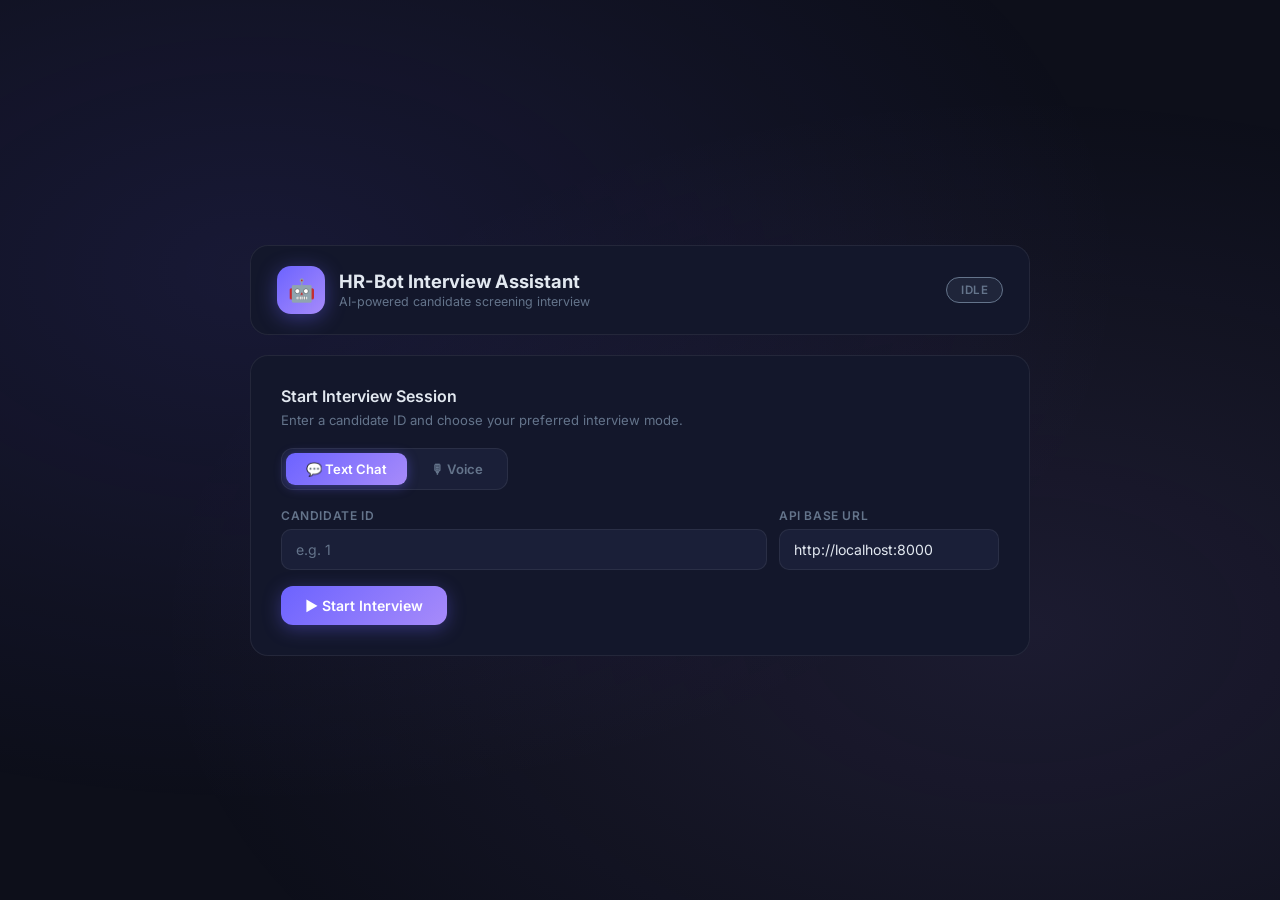
<file: interview_test.html>
<!DOCTYPE html>
<html lang="en">
<head>
  <meta charset="UTF-8" />
  <meta name="viewport" content="width=device-width, initial-scale=1.0"/>
  <title>HR-Bot · Interview Assistant</title>
  <link rel="preconnect" href="https://fonts.googleapis.com"/>
  <link href="https://fonts.googleapis.com/css2?family=Inter:wght@300;400;500;600;700&display=swap" rel="stylesheet"/>
  <style>
    *, *::before, *::after { box-sizing: border-box; margin: 0; padding: 0; }

    :root {
      --bg: #0d0f1a;
      --surface: #13172b;
      --surface2: #1a1f38;
      --border: rgba(255,255,255,0.07);
      --accent: #6c63ff;
      --accent2: #a78bfa;
      --green: #34d399;
      --red: #f87171;
      --yellow: #fbbf24;
      --text: #e2e8f0;
      --muted: #64748b;
      --bot-bubble: #1e2340;
      --user-bubble: linear-gradient(135deg, #6c63ff, #a78bfa);
      --radius: 18px;
    }

    html, body { height: 100%; }

    body {
      font-family: 'Inter', sans-serif;
      background: var(--bg);
      color: var(--text);
      display: flex;
      align-items: center;
      justify-content: center;
      min-height: 100vh;
      padding: 20px;
    }

    body::before {
      content: '';
      position: fixed; inset: 0;
      background:
        radial-gradient(ellipse at 20% 30%, rgba(108,99,255,.12) 0%, transparent 60%),
        radial-gradient(ellipse at 80% 70%, rgba(167,139,250,.10) 0%, transparent 60%);
      pointer-events: none;
      z-index: 0;
    }

    .app {
      position: relative; z-index: 1;
      width: 100%; max-width: 780px;
      display: flex; flex-direction: column;
      gap: 20px;
    }

    /* ── Header ── */
    .header {
      display: flex; align-items: center; gap: 14px;
      padding: 20px 26px;
      background: var(--surface);
      border: 1px solid var(--border);
      border-radius: var(--radius);
      backdrop-filter: blur(20px);
    }
    .header-icon {
      width: 48px; height: 48px; border-radius: 14px;
      background: var(--user-bubble);
      display: flex; align-items: center; justify-content: center;
      font-size: 22px; flex-shrink: 0;
      box-shadow: 0 4px 20px rgba(108,99,255,.4);
    }
    .header-text h1 { font-size: 1.15rem; font-weight: 700; }
    .header-text p  { font-size: .78rem; color: var(--muted); margin-top: 2px; }
    .status-pill {
      margin-left: auto;
      padding: 5px 14px; border-radius: 999px; font-size: .72rem;
      font-weight: 600; letter-spacing: .04em; text-transform: uppercase;
      border: 1px solid;
    }
    .pill-idle          { background: rgba(100,116,139,.15); color: var(--muted);   border-color: var(--muted); }
    .pill-greeting      { background: rgba(251,191,36,.12);  color: var(--yellow);  border-color: var(--yellow); }
    .pill-active        { background: rgba(52,211,153,.12);  color: var(--green);   border-color: var(--green); }
    .pill-post          { background: rgba(108,99,255,.15);  color: var(--accent);  border-color: var(--accent); }
    .pill-done          { background: rgba(167,139,250,.12); color: var(--accent2); border-color: var(--accent2); }
    .pill-voice         { background: rgba(248,113,113,.12); color: var(--red);     border-color: var(--red);    animation: vpulse 2s infinite; }
    @keyframes vpulse { 0%,100%{opacity:1} 50%{opacity:.55} }

    /* ── Mode toggle ── */
    .mode-toggle {
      display: flex;
      background: var(--surface2);
      border: 1px solid var(--border);
      border-radius: 12px;
      padding: 4px;
      gap: 4px;
      width: fit-content;
      margin-bottom: 18px;
    }
    .mode-btn {
      padding: 8px 20px;
      border-radius: 9px;
      border: none;
      font-family: inherit;
      font-size: .82rem;
      font-weight: 600;
      cursor: pointer;
      transition: all .2s;
      color: var(--muted);
      background: transparent;
      display: flex; align-items: center; gap: 6px;
    }
    .mode-btn.active {
      background: var(--user-bubble);
      color: #fff;
      box-shadow: 0 2px 12px rgba(108,99,255,.4);
    }

    /* ── Setup panel ── */
    #setup-panel {
      background: var(--surface);
      border: 1px solid var(--border);
      border-radius: var(--radius);
      padding: 30px;
    }
    #setup-panel h2 { font-size: 1rem; font-weight: 600; margin-bottom: 6px; }
    #setup-panel p  { font-size: .82rem; color: var(--muted); margin-bottom: 20px; }

    .form-row { display: flex; gap: 12px; flex-wrap: wrap; }
    .form-group { display: flex; flex-direction: column; gap: 6px; flex: 1; min-width: 160px; }
    .form-group label { font-size: .75rem; font-weight: 600; color: var(--muted); letter-spacing: .05em; text-transform: uppercase; }
    .form-group input {
      background: var(--surface2);
      border: 1px solid var(--border);
      border-radius: 10px;
      color: var(--text);
      font-family: inherit; font-size: .88rem;
      padding: 11px 14px; outline: none; transition: border .2s;
    }
    .form-group input:focus { border-color: var(--accent); }
    .form-group input::placeholder { color: var(--muted); }

    /* ── Buttons ── */
    .btn {
      padding: 11px 24px; border-radius: 12px; border: none;
      font-family: inherit; font-size: .88rem; font-weight: 600;
      cursor: pointer; transition: all .2s; display: inline-flex;
      align-items: center; gap: 8px; white-space: nowrap;
    }
    .btn-primary { background: var(--user-bubble); color: #fff; box-shadow: 0 4px 18px rgba(108,99,255,.35); }
    .btn-primary:hover { transform: translateY(-1px); box-shadow: 0 6px 24px rgba(108,99,255,.5); }
    .btn-primary:disabled { opacity: .5; cursor: not-allowed; transform: none; }
    .btn-danger  { background: linear-gradient(135deg,#ef4444,#b91c1c); color: #fff; box-shadow: 0 4px 18px rgba(239,68,68,.3); }
    .btn-danger:hover { transform: translateY(-1px); }
    .btn-ghost   { background: var(--surface2); color: var(--muted); border: 1px solid var(--border); }
    .btn-ghost:hover { color: var(--text); border-color: var(--accent); }

    /* ── Chat window ── */
    #chat-panel { display: none; flex-direction: column; gap: 16px; }

    .chat-meta {
      display: flex; align-items: center; justify-content: space-between;
      padding: 14px 20px;
      background: var(--surface);
      border: 1px solid var(--border);
      border-radius: 14px;
      font-size: .8rem;
    }
    .chat-meta .name { font-weight: 600; }
    .chat-meta .qpill {
      background: rgba(108,99,255,.15); color: var(--accent2);
      padding: 4px 12px; border-radius: 999px; font-weight: 600;
      font-size: .75rem; letter-spacing: .03em;
    }
    .mode-badge {
      display: inline-flex; align-items: center; gap: 5px;
      padding: 3px 10px; border-radius: 999px; font-size: .7rem; font-weight: 600;
    }
    .mode-badge.text  { background: rgba(108,99,255,.15); color: var(--accent2); border: 1px solid rgba(108,99,255,.3); }
    .mode-badge.voice { background: rgba(248,113,113,.12); color: var(--red);     border: 1px solid rgba(248,113,113,.3); }

    .progress-bar-wrap { height: 4px; background: var(--surface2); border-radius: 999px; overflow: hidden; }
    .progress-bar-fill { height: 100%; border-radius: 999px; background: var(--user-bubble); transition: width .5s ease; }

    /* ── Messages ── */
    #messages {
      background: var(--surface);
      border: 1px solid var(--border);
      border-radius: var(--radius);
      padding: 20px;
      min-height: 380px; max-height: 460px;
      overflow-y: auto;
      display: flex; flex-direction: column; gap: 14px;
      scroll-behavior: smooth;
    }
    #messages::-webkit-scrollbar { width: 5px; }
    #messages::-webkit-scrollbar-track { background: transparent; }
    #messages::-webkit-scrollbar-thumb { background: var(--surface2); border-radius: 4px; }

    .msg { display: flex; flex-direction: column; max-width: 80%; animation: fadeUp .3s ease; }
    .msg.bot  { align-self: flex-start; }
    .msg.user { align-self: flex-end; }
    .msg.event-msg { align-self: center; max-width: 100%; }

    @keyframes fadeUp { from{opacity:0;transform:translateY(10px)} to{opacity:1;transform:none} }

    .msg-label { font-size: .68rem; color: var(--muted); font-weight: 600; letter-spacing: .06em; text-transform: uppercase; margin-bottom: 5px; padding: 0 4px; }
    .msg.bot .msg-label  { align-self: flex-start; }
    .msg.user .msg-label { align-self: flex-end; }

    .bubble { padding: 13px 17px; border-radius: 16px; font-size: .88rem; line-height: 1.6; word-break: break-word; }
    .msg.bot  .bubble { background: var(--bot-bubble); border: 1px solid var(--border); border-bottom-left-radius: 4px; }
    .msg.user .bubble { background: var(--user-bubble); color: #fff; border-bottom-right-radius: 4px; }
    .event-bubble { font-size: .75rem; color: var(--muted); background: rgba(255,255,255,.04); border: 1px dashed var(--border); border-radius: 999px; padding: 3px 14px; }

    .msg-time { font-size: .65rem; color: var(--muted); margin-top: 4px; padding: 0 4px; }
    .msg.user .msg-time { align-self: flex-end; }

    .q-badge { display: inline-block; background: rgba(108,99,255,.2); color: var(--accent2); border-radius: 6px; font-size: .7rem; font-weight: 700; padding: 2px 7px; margin-bottom: 6px; }

    /* ── Text input area ── */
    #input-area {
      background: var(--surface);
      border: 1px solid var(--border);
      border-radius: var(--radius);
      padding: 16px;
      display: flex; gap: 10px; align-items: flex-end;
    }
    #answer-input {
      flex: 1;
      background: var(--surface2); border: 1px solid var(--border);
      border-radius: 12px; color: var(--text);
      font-family: inherit; font-size: .88rem;
      padding: 12px 15px; outline: none; resize: none;
      min-height: 50px; max-height: 140px;
      transition: border .2s; line-height: 1.5;
    }
    #answer-input:focus { border-color: var(--accent); }
    #answer-input::placeholder { color: var(--muted); }
    #answer-input:disabled { opacity: .5; cursor: not-allowed; }

    /* ── Voice control area ── */
    #voice-area {
      display: none;
      background: var(--surface);
      border: 1px solid var(--border);
      border-radius: var(--radius);
      padding: 20px 24px;
      flex-direction: column;
      align-items: center;
      gap: 16px;
    }

    .voice-controls { display: flex; align-items: center; gap: 20px; width: 100%; }

    #mic-btn {
      width: 64px; height: 64px;
      border-radius: 50%; border: none;
      cursor: pointer;
      display: flex; align-items: center; justify-content: center;
      font-size: 26px; flex-shrink: 0;
      background: linear-gradient(135deg, var(--accent), #5b21b6);
      box-shadow: 0 4px 20px rgba(108,99,255,.4);
      transition: transform .15s, box-shadow .15s, background .3s;
    }
    #mic-btn:hover { transform: scale(1.07); }
    #mic-btn:active { transform: scale(.96); }
    #mic-btn.live {
      background: linear-gradient(135deg, var(--red), #7f1d1d);
      box-shadow: 0 4px 20px rgba(248,113,113,.45);
      animation: micPulse 1.2s infinite;
    }
    @keyframes micPulse { 0%,100%{box-shadow:0 0 0 0 rgba(248,113,113,.5)} 50%{box-shadow:0 0 0 14px rgba(248,113,113,0)} }

    .voice-side { flex: 1; display: flex; flex-direction: column; gap: 8px; }
    .voice-side label { font-size: .75rem; color: var(--muted); font-weight: 600; letter-spacing: .05em; text-transform: uppercase; }
    .vol-wrap { background: rgba(255,255,255,.06); border-radius: 4px; height: 6px; overflow: hidden; }
    #vol-bar  { height: 100%; width: 0%; background: linear-gradient(90deg,var(--accent),var(--accent2)); border-radius: 4px; transition: width .06s; }
    #voice-hint { font-size: .78rem; color: var(--muted); }
    #voice-hint span { color: var(--text); font-weight: 500; }

    /* ── Typing indicator ── */
    .typing { display: flex; align-items: center; gap: 5px; padding: 4px 0; }
    .typing span { width: 7px; height: 7px; border-radius: 50%; background: var(--accent2); animation: bounce .9s infinite; }
    .typing span:nth-child(2) { animation-delay: .15s; }
    .typing span:nth-child(3) { animation-delay: .3s; }
    @keyframes bounce { 0%,60%,100%{transform:translateY(0)} 30%{transform:translateY(-6px)} }

    /* ── History panel ── */
    #history-panel { display:none; background:var(--surface); border:1px solid var(--border); border-radius:var(--radius); padding:24px; }
    #history-panel h3 { font-size:.95rem; font-weight:700; margin-bottom:16px; }
    .history-section-title { font-size:.72rem; font-weight:700; text-transform:uppercase; letter-spacing:.07em; color:var(--muted); margin:16px 0 8px; }
    .history-item { border-left:3px solid var(--accent); padding:10px 16px; margin-bottom:10px; background:var(--surface2); border-radius:0 10px 10px 0; font-size:.83rem; }
    .history-item.hr-turn { border-left-color:var(--green); }
    .history-item .hq { color:var(--accent2); font-weight:600; margin-bottom:6px; }
    .history-item.hr-turn .hq { color:var(--green); }
    .history-item .ha { color:var(--text); line-height:1.6; }
    .history-item .ht { color:var(--muted); font-size:.7rem; margin-top:6px; }

    /* ── Toast ── */
    #toast { position:fixed; bottom:30px; left:50%; transform:translateX(-50%) translateY(100px); background:rgba(248,113,113,.15); border:1px solid var(--red); color:var(--red); padding:12px 22px; border-radius:12px; font-size:.84rem; font-weight:500; transition:transform .3s; z-index:999; }
    #toast.show { transform:translateX(-50%) translateY(0); }

    /* ── Done banner ── */
    .done-banner { text-align:center; padding:22px; background:rgba(52,211,153,.08); border:1px solid rgba(52,211,153,.2); border-radius:14px; color:var(--green); }
    .done-banner .done-icon { font-size:2rem; margin-bottom:8px; }
    .done-banner p { font-size:.88rem; opacity:.85; line-height:1.7; }

    @media (max-width:520px) { .form-row{flex-direction:column} .msg{max-width:95%} }
  </style>
</head>
<body>
<div class="app">

  <!-- Header -->
  <div class="header">
    <div class="header-icon">🤖</div>
    <div class="header-text">
      <h1>HR-Bot Interview Assistant</h1>
      <p>AI-powered candidate screening interview</p>
    </div>
    <div class="status-pill pill-idle" id="status-pill">Idle</div>
  </div>

  <!-- Setup Panel -->
  <div id="setup-panel">
    <h2>Start Interview Session</h2>
    <p>Enter a candidate ID and choose your preferred interview mode.</p>

    <!-- Mode Toggle -->
    <div class="mode-toggle">
      <button class="mode-btn active" id="mode-text-btn" onclick="selectMode('text')">💬 Text Chat</button>
      <button class="mode-btn" id="mode-voice-btn" onclick="selectMode('voice')">🎙 Voice</button>
    </div>

    <div class="form-row">
      <div class="form-group">
        <label>Candidate ID</label>
        <input type="number" id="candidate-id" placeholder="e.g. 1" min="1"/>
      </div>
      <div class="form-group" style="max-width:220px;">
        <label>API Base URL</label>
        <input type="text" id="api-url" value="http://localhost:8000" placeholder="http://localhost:8000"/>
      </div>
    </div>
    <div style="margin-top:16px; display:flex; gap:10px; flex-wrap:wrap;">
      <button class="btn btn-primary" id="start-btn" onclick="startInterview()">
        ▶ Start Interview
      </button>
    </div>
  </div>

  <!-- Chat Panel -->
  <div id="chat-panel">

    <!-- Session meta bar -->
    <div class="chat-meta">
      <span>
        <span class="name" id="cand-name">Candidate</span>
        &nbsp;·&nbsp; Session <span id="session-id-display">—</span>
      </span>
      <span style="display:flex;align-items:center;gap:8px;">
        <span class="mode-badge text" id="mode-badge">💬 Text</span>
        <span class="qpill" id="q-counter">Q 0 / 10</span>
      </span>
    </div>

    <!-- Progress -->
    <div class="progress-bar-wrap">
      <div class="progress-bar-fill" id="progress-fill" style="width:0%"></div>
    </div>

    <!-- Messages -->
    <div id="messages"></div>

    <!-- Text input (text mode) -->
    <div id="input-area">
      <textarea id="answer-input" rows="2"
        placeholder="Type your answer here… (Shift+Enter for new line, Enter to send)"
        onkeydown="handleKey(event)"
        disabled></textarea>
      <button class="btn btn-primary" id="send-btn" onclick="sendAnswer()" disabled>
        Send ➤
      </button>
    </div>

    <!-- Voice control (voice mode) -->
    <div id="voice-area">
      <div class="voice-controls">
        <button id="mic-btn" onclick="toggleVoice()" title="Start / stop voice interview">🎙</button>
        <div class="voice-side">
          <label>Microphone level</label>
          <div class="vol-wrap"><div id="vol-bar"></div></div>
          <div id="voice-hint">Status: <span id="voice-state">idle — click mic to begin</span></div>
        </div>
        <button class="btn btn-danger" onclick="endVoiceSession()" id="end-voice-btn" style="display:none;">
          ⏹ End Session
        </button>
      </div>
    </div>

    <!-- Action buttons -->
    <div style="display:flex; gap:10px; flex-wrap:wrap;">
      <button class="btn btn-ghost" onclick="loadHistory()">📄 View Full Transcript</button>
      <button class="btn btn-ghost" onclick="resetApp()">🔄 New Interview</button>
    </div>

  </div>

  <!-- History Panel -->
  <div id="history-panel">
    <h3>📋 Full Interview Transcript — <span id="hist-cand-name"></span></h3>
    <div id="history-items"></div>
  </div>

</div>
<div id="toast"></div>

<script>
/* ═══════════════════════════════════════════════════════════════════════════
   HR-Bot Interview Assistant
   Supports: Text (REST) mode + Voice (WebSocket / Deepgram) mode
═══════════════════════════════════════════════════════════════════════════ */

const API = () => document.getElementById('api-url').value.replace(/\/$/, '');
const WS  = () => API().replace(/^http/, 'ws');

let sessionId     = null;
let questionCount = 0;
let interviewMode = 'text';   // 'text' | 'voice'
const MAX_Q = 10;

// ── Voice state ───────────────────────────────────────────────────────────
let voiceWs        = null;
let audioCtx       = null;
let micStream      = null;
let workletNode    = null;
let volAnimFrame   = null;
let nextPlayTime   = 0;
let voiceActive    = false;

// AudioWorklet inline processor
const WORKLET_CODE = `
class PCMProcessor extends AudioWorkletProcessor {
  process(inputs) {
    const ch = inputs[0][0];
    if (ch) {
      const buf = new Int16Array(ch.length);
      for (let i = 0; i < ch.length; i++) {
        const s = Math.max(-1, Math.min(1, ch[i]));
        buf[i] = s < 0 ? s * 32768 : s * 32767;
      }
      this.port.postMessage(buf.buffer, [buf.buffer]);
    }
    return true;
  }
}
registerProcessor('pcm-processor', PCMProcessor);
`;

// ── Helpers ───────────────────────────────────────────────────────────────

function ts() {
  return new Date().toLocaleTimeString('en-IN', { hour:'2-digit', minute:'2-digit', second:'2-digit', hour12:true });
}

function showToast(msg) {
  const t = document.getElementById('toast');
  t.textContent = msg;
  t.classList.add('show');
  setTimeout(() => t.classList.remove('show'), 4000);
}

function setPill(state) {
  const pill = document.getElementById('status-pill');
  pill.className = 'status-pill';
  const map = {
    greeting:       ['pill-greeting', 'Greeting'],
    active:         ['pill-active',   'Live'],
    post_interview: ['pill-post',     'Q&A'],
    completed:      ['pill-done',     'Completed'],
    idle:           ['pill-idle',     'Idle'],
    voice:          ['pill-voice',    '🔴 Recording'],
  };
  const [cls, label] = map[state] || map.idle;
  pill.classList.add(cls);
  pill.textContent = label;
}

function updateProgress(n) {
  if (n == null || n < 0) return;
  questionCount = n;
  document.getElementById('q-counter').textContent = `Q ${n} / ${MAX_Q}`;
  document.getElementById('progress-fill').style.width = `${Math.min((n / MAX_Q) * 100, 100)}%`;
}

function scrollToBottom() {
  const m = document.getElementById('messages');
  m.scrollTop = m.scrollHeight;
}

function escapeHtml(text) {
  return String(text)
    .replace(/&/g,'&amp;').replace(/</g,'&lt;')
    .replace(/>/g,'&gt;').replace(/\n/g,'<br>');
}

function addBotMessage(text, qNum = null) {
  if (!text) return;
  const msgs = document.getElementById('messages');
  const div = document.createElement('div');
  div.className = 'msg bot';
  div.innerHTML = `
    <div class="msg-label">🤖 HR-Bot</div>
    ${qNum ? `<div class="q-badge">Question ${qNum}</div>` : ''}
    <div class="bubble">${escapeHtml(text)}</div>
    <div class="msg-time">${ts()}</div>
  `;
  msgs.appendChild(div);
  scrollToBottom();
}

function addUserMessage(text) {
  const msgs = document.getElementById('messages');
  const div = document.createElement('div');
  div.className = 'msg user';
  div.innerHTML = `
    <div class="msg-label">You</div>
    <div class="bubble">${escapeHtml(text)}</div>
    <div class="msg-time">${ts()}</div>
  `;
  msgs.appendChild(div);
  scrollToBottom();
}

function addEventMsg(text) {
  const msgs = document.getElementById('messages');
  const div = document.createElement('div');
  div.className = 'msg event-msg';
  div.innerHTML = `<div class="event-bubble">${escapeHtml(text)}</div>`;
  msgs.appendChild(div);
  scrollToBottom();
}

function showTyping() {
  const msgs = document.getElementById('messages');
  const div = document.createElement('div');
  div.className = 'msg bot'; div.id = 'typing-bubble';
  div.innerHTML = `
    <div class="msg-label">🤖 HR-Bot</div>
    <div class="bubble"><div class="typing"><span></span><span></span><span></span></div></div>
  `;
  msgs.appendChild(div);
  scrollToBottom();
}

function removeTyping() {
  const t = document.getElementById('typing-bubble');
  if (t) t.remove();
}

function showDone(message) {
  const msgs = document.getElementById('messages');
  const div = document.createElement('div');
  div.className = 'done-banner';
  div.innerHTML = `<div class="done-icon">🌟</div><p>${escapeHtml(message)}</p>`;
  msgs.appendChild(div);
  scrollToBottom();
  setPill('completed');
}

function setInputEnabled(enabled, placeholder) {
  const inp = document.getElementById('answer-input');
  const btn = document.getElementById('send-btn');
  inp.disabled = !enabled;
  btn.disabled = !enabled;
  if (placeholder) inp.placeholder = placeholder;
  if (enabled && interviewMode === 'text') inp.focus();
}

function handleKey(e) {
  if (e.key === 'Enter' && !e.shiftKey) { e.preventDefault(); sendAnswer(); }
}

// ── Mode selection ────────────────────────────────────────────────────────

function selectMode(mode) {
  interviewMode = mode;
  document.getElementById('mode-text-btn').classList.toggle('active', mode === 'text');
  document.getElementById('mode-voice-btn').classList.toggle('active', mode === 'voice');
  const btn = document.getElementById('start-btn');
  btn.innerHTML = mode === 'voice' ? '🎙 Start Voice Interview' : '▶ Start Interview';
}

// ── Text interview ────────────────────────────────────────────────────────

function handleBotResponse(data) {
  const status = data.status;
  const botMsg  = data.bot_message;
  const qNum    = data.is_interview_question ? data.question_number : null;

  if (data.is_interview_question && data.question_number > 0) updateProgress(data.question_number);
  setPill(status);

  if (status === 'completed') { showDone(botMsg); setTimeout(loadHistory, 800); return; }

  addBotMessage(botMsg, qNum);

  if (status === 'post_interview') {
    setInputEnabled(true, 'Ask a question, or type "No more questions" to end…');
  } else {
    setInputEnabled(true, status === 'greeting'
      ? 'Say hello to get started…'
      : 'Type your answer… (Enter to send)');
  }
}

async function startTextInterview(candidateId) {
  const res = await fetch(`${API()}/interview/start`, {
    method: 'POST',
    headers: { 'Content-Type': 'application/json' },
    body: JSON.stringify({ candidate_id: candidateId }),
  });
  const data = await res.json();
  if (!res.ok) throw new Error(data.detail || 'Unknown error');

  sessionId = data.session_id;
  showChatPanel(data.candidate_name, candidateId, 'text');
  addBotMessage(data.bot_message);
  setInputEnabled(true, 'Say hello to get started…');
  setPill('greeting');
}

async function sendAnswer() {
  const input = document.getElementById('answer-input');
  const answer = input.value.trim();
  if (!answer || !sessionId) return;

  setInputEnabled(false);
  input.value = '';
  addUserMessage(answer);
  showTyping();

  try {
    const res = await fetch(`${API()}/interview/respond`, {
      method: 'POST',
      headers: { 'Content-Type': 'application/json' },
      body: JSON.stringify({ session_id: sessionId, answer }),
    });
    const data = await res.json();
    removeTyping();
    if (!res.ok) throw new Error(data.detail || 'Unknown error');
    handleBotResponse(data);
  } catch (err) {
    removeTyping();
    showToast(`❌ ${err.message}`);
    setInputEnabled(true);
  }
}

// ── Voice interview ───────────────────────────────────────────────────────

async function startVoiceInterview(candidateId) {
  // 1. Create the session via REST
  const res = await fetch(`${API()}/voice-interview/start`, {
    method: 'POST',
    headers: { 'Content-Type': 'application/json' },
    body: JSON.stringify({ candidate_id: candidateId }),
  });
  const data = await res.json();
  if (!res.ok) throw new Error(data.detail || 'Unknown error');

  sessionId = data.session_id;
  showChatPanel(data.candidate_name, candidateId, 'voice');

  addEventMsg('🎙 Voice session created — click the mic button below to begin');
  document.getElementById('voice-state').textContent = 'ready — click mic to connect';
}

async function toggleVoice() {
  if (voiceActive) {
    stopVoice();
  } else {
    try {
      await startVoice();
    } catch (err) {
      console.error('[Voice] startVoice() threw:', err);
      showToast(`❌ Voice setup failed: ${err.message}`);
      addEventMsg(`❌ Error: ${err.message}`);
      document.getElementById('mic-btn').textContent = '🎙';
      document.getElementById('voice-state').textContent = `error: ${err.message}`;
      cleanupVoice();
    }
  }
}

function setVoiceStatus(msg) {
  console.log('[Voice]', msg);
  document.getElementById('voice-state').textContent = msg;
}

async function startVoice() {
  const micBtn = document.getElementById('mic-btn');
  micBtn.textContent = '⌛';
  setVoiceStatus('requesting microphone…');

  // ── Step 1: Microphone ────────────────────────────────────────────────
  micStream = await navigator.mediaDevices.getUserMedia({
    audio: { sampleRate: 48000, channelCount: 1, echoCancellation: true, noiseSuppression: true }
  });
  setVoiceStatus('mic granted — creating audio context…');

  // ── Step 2: AudioContext ──────────────────────────────────────────────
  audioCtx = new AudioContext({ sampleRate: 48000 });
  await audioCtx.resume();
  setVoiceStatus('audio context ready — loading worklet…');

  // ── Step 3: AudioWorklet ──────────────────────────────────────────────
  try {
    const blob = new Blob([WORKLET_CODE], { type: 'application/javascript' });
    const blobUrl = URL.createObjectURL(blob);
    await audioCtx.audioWorklet.addModule(blobUrl);
    setVoiceStatus('worklet loaded — setting up mic…');

    const micSource = audioCtx.createMediaStreamSource(micStream);
    workletNode = new AudioWorkletNode(audioCtx, 'pcm-processor');
    micSource.connect(workletNode);
    startVolMeter(micSource);
  } catch (workletErr) {
    // AudioWorklet failed (e.g. sandboxing) — fall back to ScriptProcessor
    console.warn('[Voice] AudioWorklet failed, falling back to ScriptProcessor:', workletErr);
    setVoiceStatus('worklet unavailable — using fallback…');
    _setupScriptProcessorFallback();
  }

  // ── Step 4: WebSocket ─────────────────────────────────────────────────
  const wsUrl = `${WS()}/voice-interview/ws?session_id=${sessionId}`;
  console.log('[Voice] Connecting WebSocket:', wsUrl);
  setVoiceStatus(`connecting to server…`);
  voiceWs = new WebSocket(wsUrl);
  voiceWs.binaryType = 'arraybuffer';

  voiceWs.onopen = () => {
    voiceActive = true;
    micBtn.textContent = '🔴';
    micBtn.classList.add('live');
    document.getElementById('end-voice-btn').style.display = 'inline-flex';
    setVoiceStatus('connected — waiting for AI interviewer…');
    setPill('voice');
    addEventMsg('✅ Connected to server — AI interviewer will greet you shortly');
    console.log('[Voice] WebSocket open — session', sessionId);

    // Pipe worklet PCM to server
    if (workletNode) {
      workletNode.port.onmessage = (e) => {
        if (voiceWs && voiceWs.readyState === WebSocket.OPEN) voiceWs.send(e.data);
      };
    }
  };

  voiceWs.onmessage = (e) => {
    if (e.data instanceof ArrayBuffer) {
      // TTS audio from Deepgram — play it
      playPCMChunk(e.data);
    } else {
      // JSON events from Deepgram
      try {
        const evt = JSON.parse(e.data);
        handleVoiceEvent(evt);
      } catch { /* ignore non-JSON */ }
    }
  };

  voiceWs.onclose = (e) => {
    console.log('[Voice] WebSocket closed — code:', e.code, 'reason:', e.reason);
    addEventMsg(`🔌 Voice session ended (code ${e.code})`);
    setPill('completed');
    cleanupVoice();
    setTimeout(loadHistory, 1000);
  };

  voiceWs.onerror = (err) => {
    console.error('[Voice] WebSocket error:', err);
    showToast('❌ Voice WebSocket error — check server');
    addEventMsg('❌ WebSocket connection error');
    cleanupVoice();
  };
}

// ScriptProcessor fallback (for when AudioWorklet blob URL is blocked)
function _setupScriptProcessorFallback() {
  try {
    const micSource = audioCtx.createMediaStreamSource(micStream);
    // ScriptProcessor is deprecated but widely supported as fallback
    const processor = audioCtx.createScriptProcessor(4096, 1, 1);
    processor.onaudioprocess = (e) => {
      if (!voiceWs || voiceWs.readyState !== WebSocket.OPEN) return;
      const float32 = e.inputBuffer.getChannelData(0);
      const int16 = new Int16Array(float32.length);
      for (let i = 0; i < float32.length; i++) {
        const s = Math.max(-1, Math.min(1, float32[i]));
        int16[i] = s < 0 ? s * 32768 : s * 32767;
      }
      voiceWs.send(int16.buffer);
    };
    micSource.connect(processor);
    processor.connect(audioCtx.destination);
    startVolMeter(micSource);
    // Store reference for cleanup
    workletNode = { port: { onmessage: null }, _processor: processor };
    setVoiceStatus('fallback mic ready — connecting…');
    console.log('[Voice] ScriptProcessor fallback active');
  } catch (err) {
    console.error('[Voice] ScriptProcessor fallback also failed:', err);
    throw new Error(`Audio setup failed: ${err.message}`);
  }
}

function handleVoiceEvent(evt) {
  const type = evt.type || '';

  if (type === 'ConversationText') {
    const role = evt.role;
    const content = (evt.content || '').trim();
    if (!content) return;

    if (role === 'assistant') {
      addBotMessage(content);
      setPill('active');
    } else if (role === 'user') {
      addUserMessage(content);
    }
    // Auto-increment progress when bot asks Q1, Q2… (rough count)
    if (role === 'assistant') {
      const newQ = Math.min(questionCount + 1, MAX_Q);
      updateProgress(newQ);
    }

  } else if (type === 'UserStartedSpeaking') {
    nextPlayTime = 0;   // interrupt bot audio playback
    document.getElementById('voice-state').textContent = '🎙 listening…';

  } else if (type === 'AgentStartedSpeaking') {
    document.getElementById('voice-state').textContent = '🤖 agent speaking…';

  } else if (type === 'AgentAudioDone') {
    document.getElementById('voice-state').textContent = '✔ your turn — speak now';

  } else if (type === 'SettingsApplied') {
    addEventMsg('✅ Interview configured — AI interviewer is ready');
    document.getElementById('voice-state').textContent = 'interview started';

  } else if (evt.error) {
    addEventMsg(`❌ ${evt.error}`);
    showToast(`❌ ${evt.error}`);
  }
}

function playPCMChunk(arrayBuffer) {
  const int16 = new Int16Array(arrayBuffer);
  const float32 = new Float32Array(int16.length);
  for (let i = 0; i < int16.length; i++) float32[i] = int16[i] / 32768;
  const buf = audioCtx.createBuffer(1, float32.length, 24000);
  buf.copyToChannel(float32, 0);
  const src = audioCtx.createBufferSource();
  src.buffer = buf;
  src.connect(audioCtx.destination);
  const now = audioCtx.currentTime;
  if (nextPlayTime < now) nextPlayTime = now + 0.04;
  src.start(nextPlayTime);
  nextPlayTime += buf.duration;
}

function startVolMeter(source) {
  const analyser = audioCtx.createAnalyser();
  analyser.fftSize = 256;
  source.connect(analyser);
  const data = new Uint8Array(analyser.frequencyBinCount);
  function tick() {
    analyser.getByteFrequencyData(data);
    const avg = data.reduce((a, b) => a + b, 0) / data.length;
    document.getElementById('vol-bar').style.width = Math.min(100, avg * 2) + '%';
    volAnimFrame = requestAnimationFrame(tick);
  }
  tick();
}

function stopVoice() {
  if (voiceWs) { try { voiceWs.close(); } catch {} voiceWs = null; }
  cleanupVoice();
}

function endVoiceSession() {
  addEventMsg('⏹ Ending session…');
  stopVoice();
}

function cleanupVoice() {
  voiceActive = false;
  if (micStream) { micStream.getTracks().forEach(t => t.stop()); micStream = null; }
  if (audioCtx)  { audioCtx.close(); audioCtx = null; }
  if (volAnimFrame) { cancelAnimationFrame(volAnimFrame); volAnimFrame = null; }
  nextPlayTime = 0;
  document.getElementById('vol-bar').style.width = '0%';
  document.getElementById('mic-btn').textContent = '🎙';
  document.getElementById('mic-btn').classList.remove('live');
  document.getElementById('end-voice-btn').style.display = 'none';
  document.getElementById('voice-state').textContent = 'session ended';
}

// ── Unified start ─────────────────────────────────────────────────────────

async function startInterview() {
  const candidateId = parseInt(document.getElementById('candidate-id').value);
  if (!candidateId || candidateId < 1) {
    showToast('⚠ Please enter a valid Candidate ID.');
    return;
  }

  const btn = document.getElementById('start-btn');
  btn.disabled = true;
  btn.textContent = interviewMode === 'voice' ? '🎙 Setting up…' : 'Connecting…';

  try {
    if (interviewMode === 'voice') {
      await startVoiceInterview(candidateId);
    } else {
      await startTextInterview(candidateId);
    }
  } catch (err) {
    showToast(`❌ ${err.message}`);
    btn.disabled = false;
    btn.innerHTML = interviewMode === 'voice' ? '🎙 Start Voice Interview' : '▶ Start Interview';
  }
}

function showChatPanel(candidateName, candidateId, mode) {
  document.getElementById('setup-panel').style.display = 'none';
  const cp = document.getElementById('chat-panel');
  cp.style.display = 'flex'; cp.style.flexDirection = 'column';

  document.getElementById('cand-name').textContent = candidateName || `Candidate #${candidateId}`;
  document.getElementById('session-id-display').textContent = `#${sessionId}`;
  updateProgress(0);

  // Show the correct badge + input area
  const badge = document.getElementById('mode-badge');
  if (mode === 'voice') {
    badge.textContent = '🎙 Voice';
    badge.className = 'mode-badge voice';
    document.getElementById('input-area').style.display = 'none';
    document.getElementById('voice-area').style.display  = 'flex';
  } else {
    badge.textContent = '💬 Text';
    badge.className = 'mode-badge text';
    document.getElementById('input-area').style.display = 'flex';
    document.getElementById('voice-area').style.display  = 'none';
  }
}

// ── History ───────────────────────────────────────────────────────────────

async function loadHistory() {
  if (!sessionId) { showToast('No active session.'); return; }

  const panel = document.getElementById('history-panel');
  const items = document.getElementById('history-items');
  items.innerHTML = '<p style="color:var(--muted);font-size:.83rem;">Loading…</p>';
  panel.style.display = 'block';

  // Use the correct history endpoint based on mode
  const endpoint = interviewMode === 'voice'
    ? `${API()}/voice-interview/history/${sessionId}`
    : `${API()}/interview/history/${sessionId}`;

  try {
    const res = await fetch(endpoint);
    const data = await res.json();
    if (!res.ok) throw new Error(data.detail || 'Failed to load history');

    document.getElementById('hist-cand-name').textContent = data.candidate_name || '';
    items.innerHTML = '';

    if (interviewMode === 'voice') {
      // Voice transcript format
      const transcript = data.transcript || [];
      if (transcript.length > 0) {
        const title = document.createElement('div');
        title.className = 'history-section-title';
        title.textContent = `🎙 Voice Interview Transcript (${transcript.length} turns)`;
        items.appendChild(title);

        transcript.forEach(h => {
          const div = document.createElement('div');
          div.className = 'history-item';
          const time = h.timestamp ? new Date(h.timestamp).toLocaleString('en-IN') : '';
          div.innerHTML = `
            <div class="hq">🤖 Q${h.question_number}. ${escapeHtml(h.bot)}</div>
            <div class="ha">${h.candidate ? escapeHtml(h.candidate) : '<em style="color:var(--muted)">No answer recorded yet</em>'}</div>
            ${time ? `<div class="ht">⏱ ${time}</div>` : ''}
          `;
          items.appendChild(div);
        });
      } else {
        items.innerHTML = '<p style="color:var(--muted);font-size:.83rem;">No transcript yet.</p>';
      }

    } else {
      // Text interview format
      const intHist = data.interview_history || [];
      if (intHist.length > 0) {
        const title = document.createElement('div');
        title.className = 'history-section-title';
        title.textContent = `🎯 Interview Questions (${intHist.length} / ${data.max_questions})`;
        items.appendChild(title);

        intHist.forEach(h => {
          const div = document.createElement('div');
          div.className = 'history-item';
          const time = h.timestamp ? new Date(h.timestamp).toLocaleString('en-IN') : '';
          div.innerHTML = `
            <div class="hq">Q${h.question_number}. ${escapeHtml(h.question)}</div>
            <div class="ha">${h.answer ? escapeHtml(h.answer) : '<em style="color:var(--muted)">Pending…</em>'}</div>
            ${time ? `<div class="ht">⏱ ${time}</div>` : ''}
          `;
          items.appendChild(div);
        });
      }

      const hrQna = data.post_interview_qna || [];
      if (hrQna.length > 0) {
        const title2 = document.createElement('div');
        title2.className = 'history-section-title';
        title2.textContent = `💼 Candidate Questions to HR (${hrQna.length})`;
        items.appendChild(title2);

        hrQna.forEach(h => {
          const div = document.createElement('div');
          div.className = 'history-item hr-turn';
          const time = h.timestamp ? new Date(h.timestamp).toLocaleString('en-IN') : '';
          div.innerHTML = `
            <div class="hq">❓ ${escapeHtml(h.question)}</div>
            <div class="ha">${h.answer ? escapeHtml(h.answer) : '<em style="color:var(--muted)">No reply yet</em>'}</div>
            ${time ? `<div class="ht">⏱ ${time}</div>` : ''}
          `;
          items.appendChild(div);
        });
      }

      if (intHist.length === 0 && hrQna.length === 0) {
        items.innerHTML = '<p style="color:var(--muted);font-size:.83rem;">No messages yet.</p>';
      }
    }

  } catch (err) {
    items.innerHTML = `<p style="color:var(--red);font-size:.83rem;">Error: ${err.message}</p>`;
  }
}

// ── Reset ─────────────────────────────────────────────────────────────────

function resetApp() {
  stopVoice();
  sessionId = null; questionCount = 0;
  document.getElementById('chat-panel').style.display = 'none';
  document.getElementById('history-panel').style.display = 'none';
  document.getElementById('setup-panel').style.display = 'block';
  document.getElementById('messages').innerHTML = '';
  document.getElementById('history-items').innerHTML = '';
  document.getElementById('start-btn').disabled = false;
  selectMode(interviewMode);
  document.getElementById('candidate-id').value = '';
  document.getElementById('answer-input').placeholder = 'Type your answer here…';
  setPill('idle');
  updateProgress(0);
}
</script>
</body>
</html>
</file>
